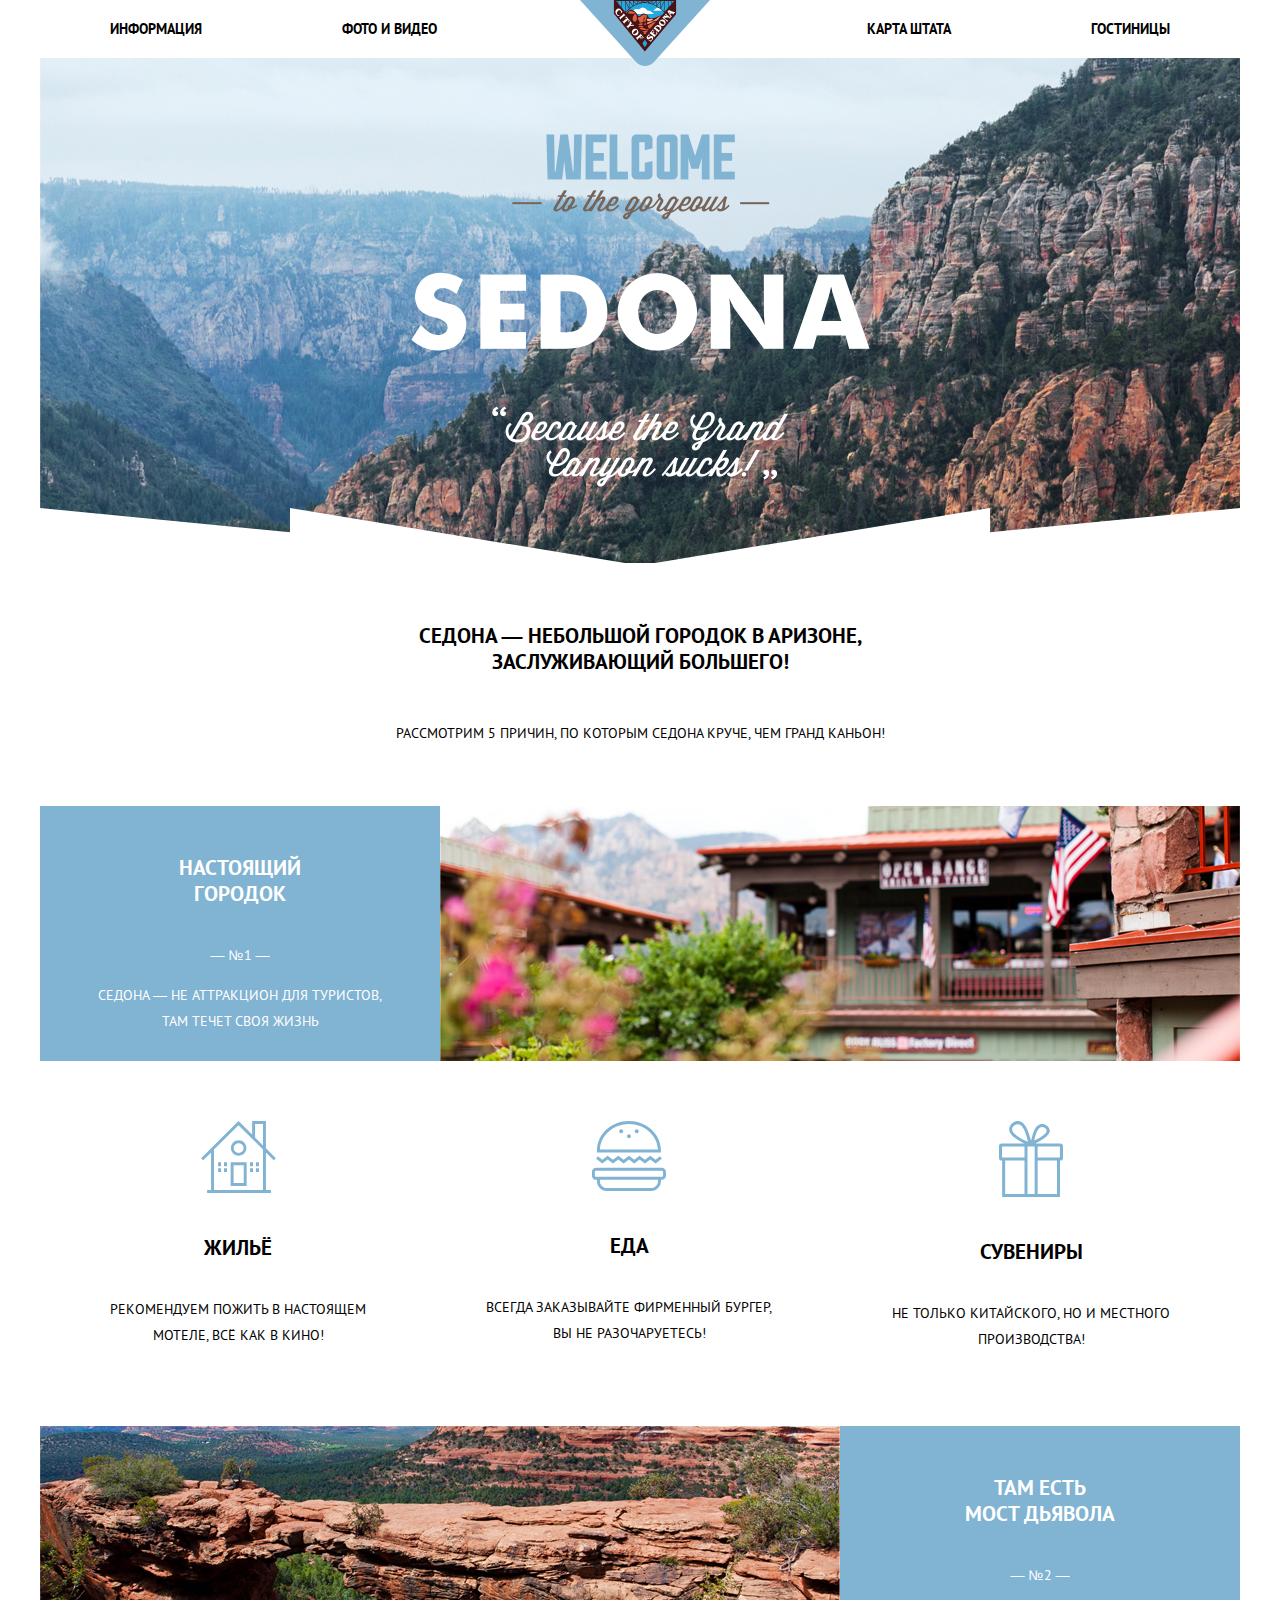
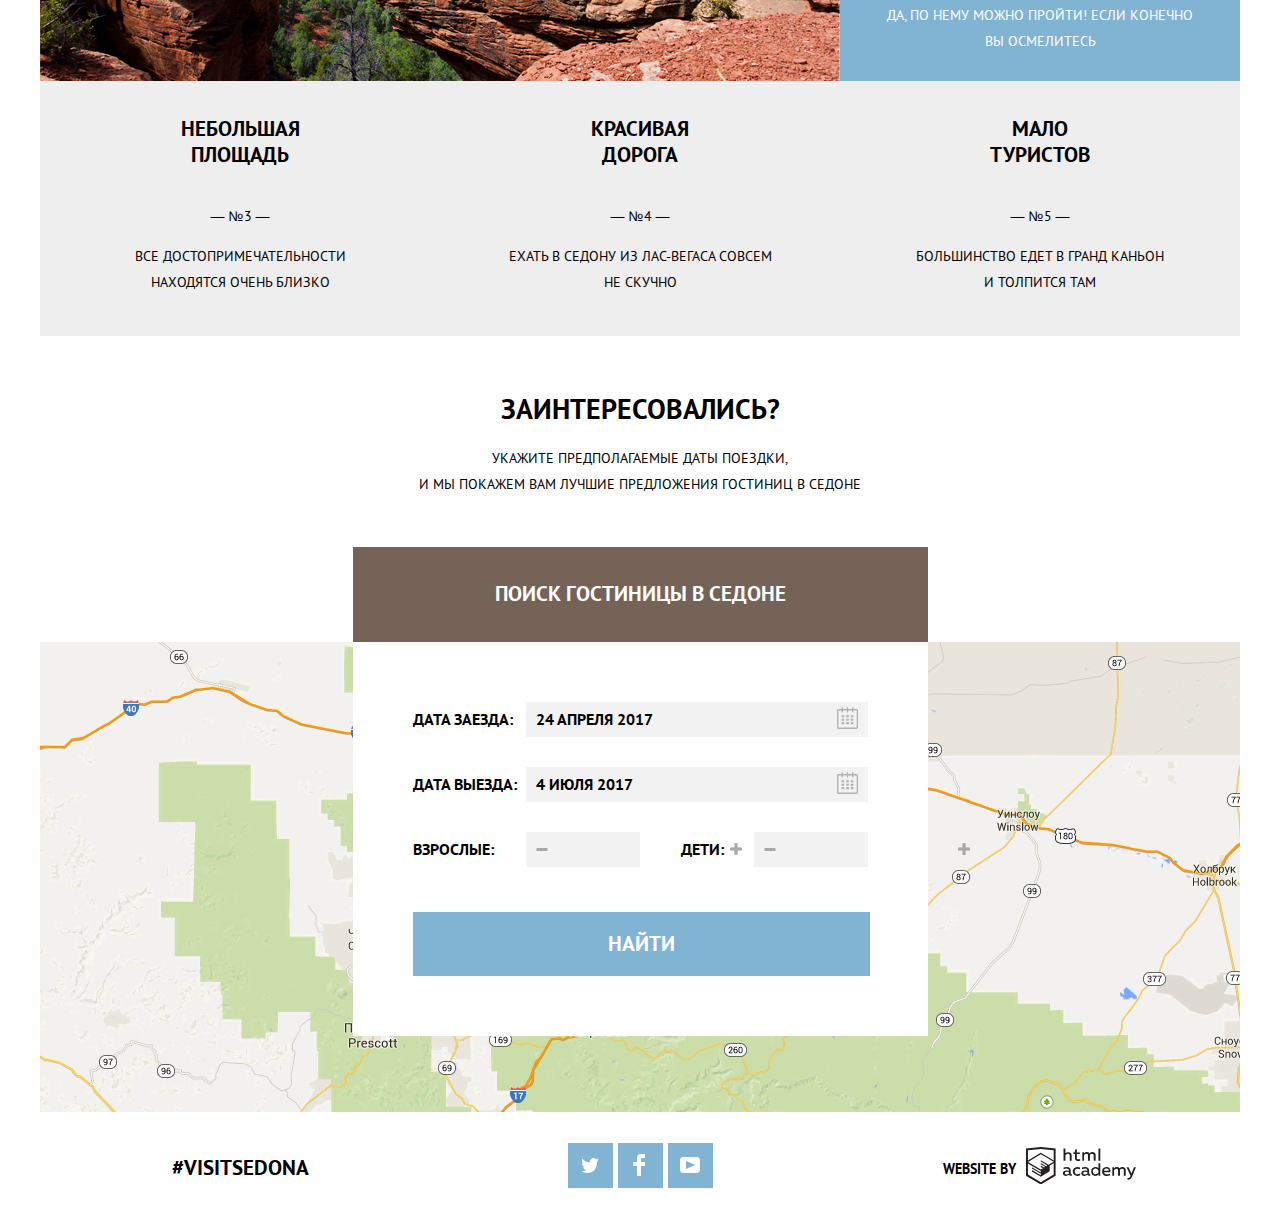
<file: index.html>
﻿<!DOCTYPE html>

<html lang="ru">
  <head>
    <meta charset="utf-8" />
    <link rel="stylesheet"
          href="normalize.css">
    <link rel="stylesheet"
          href="style.css">
    <title>Sedona</title>
  </head>
  <body>
    <header>
      <div class="container">
        <img class="header-logo"
             src="img/logo-sedona.svg"
             alt="logo"
             width="130"
             height="70">
        <nav class="menu">
          <ul>
            <li class="list-menu"><a href="#">ИНФОРМАЦИЯ</a></li>
            <li class="list-menu"><a href="#">ФОТО И ВИДЕО</a></li>
            <li class="list-menu"><a href="#">КАРТА ШТАТА</a></li>
            <li class="list-menu"><a href="hotels.html">ГОСТИНИЦЫ</a></li>
          </ul>
        </nav>

      </div>
    </header>


    <main>
      <div class="mainbackground container"></div>
      <h1 class="intro container">Седона — небольшой городок в Аризоне,<br> заслуживающий большего!</h1>
      <p class="reasons">Рассмотрим 5 причин, по которым Седона круче, чем гранд каньон!</p>
      <ul class="list container">
        <li class="white left">

          <div class="text-list">
          
            <h5>Настоящий <br>городок</h5><span>— №1 —</span>

            <p>Седона — не аттракцион для туристов,<br>там течет своя жизнь</p>
          </div>
          <div class="city"></div>
        </li>

        <li>
          <ul class="slist">
            <li>
              <img src="img/icon-1.svg"
                   alt="home">
              <h5>Жильё</h5>
              <p>Рекомендуем пожить в настоящем <br>мотеле, всё как в кино!</p>
            </li>
            <li>
              <img src="img/icon-3.svg"
                   alt="food">
              <h5>Еда</h5>
              <p>Всегда заказывайте фирменный бургер,<br> вы не разочаруетесь!</p>
            </li>
            <li>
              <img src="img/icon-2.svg"
                   alt="souvenirs">
              <h5>Сувениры</h5>
              <p>Не только китайского, но и местного <br>производства!</p>
            </li>
          </ul>
        </li>

        <li class="white right">
          <div class="bridge"></div>
          <div class="text-list">
            <h5>Там есть<br> Мост дьявола</h5> <span>— №2 —</span>
            <p>Да, по нему можно пройти! Если конечно<br> вы осмелитесь</p>
          </div>

        </li>
        <li>
          <ul class="last">
            <li class="grey">
              <div class="text-list">
                <h5>Небольшая <br>площадь</h5><span> — №3 —</span>
                <p>Все достопримечательности <br>находятся очень близко</p>
              </div>
            </li>
            <li class="grey">
              <div class="text-list">
                <h5>Красивая<br> дорога</h5><span> — №4 — </span>
                <p>Ехать в Седону из Лас-Вегаса совсем<br> не скучно</p>
              </div>
            </li>
            <li class="grey">
              <div class="text-list">
                <h5>Мало<br>туристов</h5><span> — №5 —</span>
                <p>Большинство едет в гранд каньон<br> и толпится там</p>
              </div>
            </li>
          </ul>
        </li>
      </ul>
      <div class="outro container">
        <h2>ЗАИНТЕРЕСОВАЛИСЬ?</h2>
        <p>Укажите предполагаемые даты поездки,<br> и мы покажем вам лучшие предложения гостиниц в Седоне</p>
      </div>
      <div class="container">
        <div class="form-search">
          <button type="button"
                  class="hotelsearch">ПОИСК ГОСТИНИЦЫ В СЕДОНЕ</button>

          <form action="https://echo.htmlacademy.ru"
                method="get"
                class="form-sedona">


            <ul class="search">
              <li>
                <div class="input-date">
                  <label for="arrdate">Дата заезда:</label>
                  <div class="input-wrap">
                    <input type="text"
                           id="arrdate"
                           name="arr"
                           value="24 АПРЕЛЯ 2017">
                    <button type="button">
                      Отрыть календарь
                      <svg xmlns="http://www.w3.org/2000/svg"
                           width="21"
                           height="22"
                           viewBox="0 0 21 22">
                        <path d="M19.251 2.025h-2.845V.648c0-.381-.294-.689-.656-.689-.363 0-.656.308-.656.689v1.377h-3.938V.648c0-.381-.294-.689-.655-.689-.363 0-.657.308-.657.689v1.377H5.906V.648c0-.381-.294-.689-.656-.689-.363 0-.657.308-.657.689v1.377H1.75C.784 2.025 0 2.847 0 3.862v16.302C0 21.179.784 22 1.75 22h17.501c.966 0 1.749-.821 1.749-1.836V3.862c0-1.015-.783-1.837-1.749-1.837zm.437 18.139a.448.448 0 0 1-.437.459H1.75a.45.45 0 0 1-.438-.459V3.862a.45.45 0 0 1 .438-.459h2.844v1.378c0 .381.294.689.657.689.362 0 .656-.308.656-.689V3.403h3.938v1.378c0 .381.294.689.657.689.361 0 .655-.308.655-.689V3.403h3.938v1.378c0 .381.293.689.656.689.362 0 .656-.308.656-.689V3.403h2.845c.241 0 .437.206.437.459v16.302z" />
                        <path d="M4.594 8.225h2.625v2.066H4.594zM4.594 11.668h2.625v2.067H4.594zM4.594 15.112h2.625v2.066H4.594zM9.188 15.112h2.625v2.066H9.188zM9.188 11.668h2.625v2.067H9.188zM9.188 8.225h2.625v2.066H9.188zM13.781 15.112h2.625v2.066h-2.625zM13.781 11.668h2.625v2.067h-2.625zM13.781 8.225h2.625v2.066h-2.625z" /></svg>
                    </button>
                  </div>


                </div>
              </li>
              <li>
                <div class="input-date">
                  <label for="depdate">ДАТА ВЫЕЗДА:</label>
                  <div class="input-wrap">
                    <input type="text"
                           id="depdate"
                           name="dep"
                           value="4 ИЮЛЯ 2017">
                    <button type="button">
                      Отрыть календарь
                      <svg xmlns="http://www.w3.org/2000/svg"
                           width="21"
                           height="22"
                           viewBox="0 0 21 22">
                        <path d="M19.251 2.025h-2.845V.648c0-.381-.294-.689-.656-.689-.363 0-.656.308-.656.689v1.377h-3.938V.648c0-.381-.294-.689-.655-.689-.363 0-.657.308-.657.689v1.377H5.906V.648c0-.381-.294-.689-.656-.689-.363 0-.657.308-.657.689v1.377H1.75C.784 2.025 0 2.847 0 3.862v16.302C0 21.179.784 22 1.75 22h17.501c.966 0 1.749-.821 1.749-1.836V3.862c0-1.015-.783-1.837-1.749-1.837zm.437 18.139a.448.448 0 0 1-.437.459H1.75a.45.45 0 0 1-.438-.459V3.862a.45.45 0 0 1 .438-.459h2.844v1.378c0 .381.294.689.657.689.362 0 .656-.308.656-.689V3.403h3.938v1.378c0 .381.294.689.657.689.361 0 .655-.308.655-.689V3.403h3.938v1.378c0 .381.293.689.656.689.362 0 .656-.308.656-.689V3.403h2.845c.241 0 .437.206.437.459v16.302z" />
                        <path d="M4.594 8.225h2.625v2.066H4.594zM4.594 11.668h2.625v2.067H4.594zM4.594 15.112h2.625v2.066H4.594zM9.188 15.112h2.625v2.066H9.188zM9.188 11.668h2.625v2.067H9.188zM9.188 8.225h2.625v2.066H9.188zM13.781 15.112h2.625v2.066h-2.625zM13.781 11.668h2.625v2.067h-2.625zM13.781 8.225h2.625v2.066h-2.625z" /></svg>
                    </button>
                  </div>


                </div>
              </li>
              <li>
                <div class="input-people">
                  <div class="half-width">
                    <label for="adults">ВЗРОСЛЫЕ:</label>
                    <div class="input-wrap-p">
                      <button type="button"
                              class="minus">-</button>
                      <input type="number"
                             id="adults"
                             min="0"
                             name="adults">
                      <button type="button"
                              class="plus">+</button>
                    </div>
                  </div>
                  <div class="half-width"><label class="kid"
                           for="kids">ДЕТИ:</label>
                    <div class="input-wrap-p">
                      <button type="button"
                              class="minus">-</button>
                      <input type="number"
                             id="kids"
                             min="0"
                             name="kids">
                      <button type="button"
                              class="plus">+</button>
                    </div>
                  </div>
                </div>
              </li>
              <li>
                <div class="button-wrap">
                  <button type="submit"
                          class="find">НАЙТИ</button>
                </div>
              </li>
            </ul>

          </form>
        </div>
      </div>
      <div class="map container"></div>
    </main>
    <footer class="container">
      <div class="third">
        <a href="#">#visitSEDONA</a>
      </div>
      <ul class="soc third">
        <li class="soc-list"><a class="twitter"
             href="https://www.twitter.com"
             id="vk"
             target="_blank"><svg xmlns="http://www.w3.org/2000/svg"
                 xmlns:xlink="http://www.w3.org/1999/xlink"
                 width="17"
                 height="15"
                 viewBox="0 0 17 15">
              <path fill="#FFF"
                    d="M10.95.144c1.685-.496 2.984.27 3.577 1.179.673-.231 1.331-.481 2.011-.708a2.345 2.345 0 0 1-.857 1.768c.685.17 1.304-.491 1.304-.491-.169 1-1.006 1.788-1.563 2.024-.231 6.75-3.175 11.217-10.077 11.082h-.446c-.41 0-4.164-.46-4.898-1.887 2.271.196 3.893-.422 4.693-1.177-.96-.3-2.679-.477-2.979-2.95.349.106.564.228 1.19.119C1.705 8.247.374 7.53.448 5.33c.285.328 1.067.536 1.34.472C1.085 5.561-.182 2.442.894.85c1.818 1.854 3.735 3.606 7.152 3.773C8.254 2.33 9.183.793 10.95.144z" /></svg>

          </a></li>
        <li class="soc-list"><a class="facebook"
             href="https://www.facebook.com"
             target="_blank"
             id="fb"><svg xmlns="http://www.w3.org/2000/svg"
                 width="12"
                 height="22"
                 viewBox="0 0 12 22">
              <path fill="#FFF"
                    d="M12 4V0H8a4 4 0 0 0-4 4v4H0v4h4v10h4V12h4V8H8V4h4z" /></svg></a></li>
        <li class="soc-list"><a class="youtube"
             href="https://www.youtube.com"
             id="yt"
             target="_blank"><svg xmlns="http://www.w3.org/2000/svg"
                 xmlns:xlink="http://www.w3.org/1999/xlink"
                 width="20"
                 height="16"
                 viewBox="0 0 20 16">
              <path fill="#FFF"
                    d="M17 0H3C1.35 0 0 1.35 0 3v10c0 1.65 1.35 3 3 3h14c1.65 0 3-1.35 3-3V3c0-1.65-1.35-3-3-3zM6.027 11.998V4.002L15.014 8l-8.987 3.998z" /></svg>
          </a></li>
      </ul>

      <div class="ref third"><span>Website by</span>
        <a class="logo-html"
           href="
           https://htmlacademy.ru">
          <svg id="Layer_1"
               data-name="Layer 1"
               xmlns="http://www.w3.org/2000/svg"
               viewBox="0 0 108.08 36.85"
               width="110">

            <path d="M44.61,26.88a2,2,0,0,0,.55-0.1v1.33a3.25,3.25,0,0,1-1.18.21,1.67,1.67,0,0,1-1.67-1,4.84,4.84,0,0,1-3.14,1.08c-1.51,0-2.91-.83-2.91-2.55,0-2.13,2-2.79,3.71-2.79a11.08,11.08,0,0,1,2.17.25v-0.3c0-1-.76-1.77-2.19-1.77a7.42,7.42,0,0,0-3,.64v-1.7a10.21,10.21,0,0,1,3.19-.55c2.36,0,3.81,1.12,3.81,3.65v3a0.54,0.54,0,0,0,.49.59h0.17Zm-6.44-1.13A1.35,1.35,0,0,0,39.63,27h0.11a3.39,3.39,0,0,0,2.41-1V24.58a9.72,9.72,0,0,0-1.81-.21c-1,0-2.16.33-2.16,1.38h0Zm12.36-6.11a5,5,0,0,1,2.57.64V22a4.08,4.08,0,0,0-2.3-.7,2.75,2.75,0,1,0,0,5.49,5,5,0,0,0,2.43-.64v1.71a6.27,6.27,0,0,1-2.76.57A4.21,4.21,0,0,1,46,24.51q0-.21,0-0.41a4.32,4.32,0,0,1,4.18-4.46h0.38Zm12.17,7.24a2,2,0,0,0,.55-0.1v1.33a3.25,3.25,0,0,1-1.18.21,1.67,1.67,0,0,1-1.67-1,4.84,4.84,0,0,1-3.14,1.08c-1.51,0-2.91-.83-2.91-2.55,0-2.13,2-2.79,3.71-2.79a11.08,11.08,0,0,1,2.17.25v-0.3c0-1-.76-1.77-2.19-1.77a7.42,7.42,0,0,0-3,.64v-1.7a10.21,10.21,0,0,1,3.19-.55c2.36,0,3.81,1.12,3.81,3.65v3a0.54,0.54,0,0,0,.49.59h0.17Zm-6.44-1.13A1.35,1.35,0,0,0,57.73,27h0.11a3.39,3.39,0,0,0,2.41-1V24.58a9.72,9.72,0,0,0-1.81-.21c-1.06,0-2.16.33-2.16,1.38h0ZM73,16V28.2H71.35V26.88a3.88,3.88,0,0,1-3.19,1.54,4.4,4.4,0,0,1,0-8.78,3.81,3.81,0,0,1,3,1.3V16H73Zm-4.53,5.22a2.76,2.76,0,1,0,0,5.52A2.86,2.86,0,0,0,71.15,25V23A2.91,2.91,0,0,0,68.49,21.27ZM79,19.64c3.31,0,4.46,2.68,3.92,5.09H76.7c0.21,1.5,1.67,2.11,3.19,2.11a6.11,6.11,0,0,0,2.64-.59v1.6a7.14,7.14,0,0,1-3,.57C77,28.42,74.78,27,74.78,24a4.18,4.18,0,0,1,4-4.39H79Zm0.09,1.54a2.28,2.28,0,0,0-2.44,2.1v0.06H81.3A2,2,0,0,0,79.13,21.18Zm5.73,7V19.87h1.65v1a3.81,3.81,0,0,1,2.78-1.27A2.86,2.86,0,0,1,91.89,21a4.12,4.12,0,0,1,2.91-1.33A3.06,3.06,0,0,1,98,23V28.2h-1.9V23.05a1.59,1.59,0,0,0-1.42-1.75H94.42a2.8,2.8,0,0,0-2.07,1.12V28.2h-1.9V23.05A1.59,1.59,0,0,0,89,21.31H88.8a3,3,0,0,0-2.21,1.29v5.63H84.86Zm21.31-8.33h1.9l-3.91,9.46c-0.9,2.17-2.09,2.86-3.35,2.86a4.76,4.76,0,0,1-1.1-.14V30.46a2.86,2.86,0,0,0,.85.12c0.9,0,1.58-.64,2.07-1.9l0.17-.42-4-8.4h2l2.86,6.29ZM38.73,1.46V6.22a3.81,3.81,0,0,1,2.7-1.14,3.25,3.25,0,0,1,3.44,3.4v5.15H43V8.72a1.81,1.81,0,0,0-1.61-2h-0.3a2.93,2.93,0,0,0-2.32,1.39v5.52h-1.9V1.46h1.9ZM49.94,2.31v3h3V6.91h-3v3.81c0,1.1.5,1.46,1.58,1.46a4.49,4.49,0,0,0,1.69-.33v1.6A6.8,6.8,0,0,1,51,13.8a2.55,2.55,0,0,1-2.86-2.74V6.89H46.58V5.26h1.5V2.74Zm5.4,11.31V5.28H57v1A3.81,3.81,0,0,1,59.77,5a2.86,2.86,0,0,1,2.6,1.33A4.12,4.12,0,0,1,65.28,5,3.06,3.06,0,0,1,68.44,8.4v5.21h-1.9V8.46a1.59,1.59,0,0,0-1.42-1.75H64.89a2.8,2.8,0,0,0-2.07,1.12v5.78h-1.9V8.46A1.59,1.59,0,0,0,59.5,6.71H59.27A3,3,0,0,0,57.06,8v5.63H55.34ZM71.17,1.45H73V13.6H71.17V1.45ZM14.71,0H14.55L0,1.54V28.21l14.55,8.66,14.55-8.66V1.54Zm12.5,27.1L14.55,34.64,1.9,27.12V16.18l12.59,7.5V25L5.86,19.9v1.31l8.68,5.21v1.39L5.87,22.65V24l8.68,5.21,8.75-5.24V18.31L27.2,16V27.12Zm0-12.53-3.48,2-1.6,1L14.51,13v1.31L21,18.23H21l-0.14.09-1,.54-5.37-3.2V17l4.24,2.52-1,.67-3.2-1.9v1.31l2.1,1.24L14.5,22.1,2,14.65,14.51,7.11Zm0-1.32L14.49,5.76,1.91,13.25v-10L14.56,1.92,27.21,3.25v10h0Z"
                  transform="translate(0 -0.02)"
                  fill="#231f20" />
          </svg>

        </a>
      </div>

    </footer>
  </body>
</html>
</file>
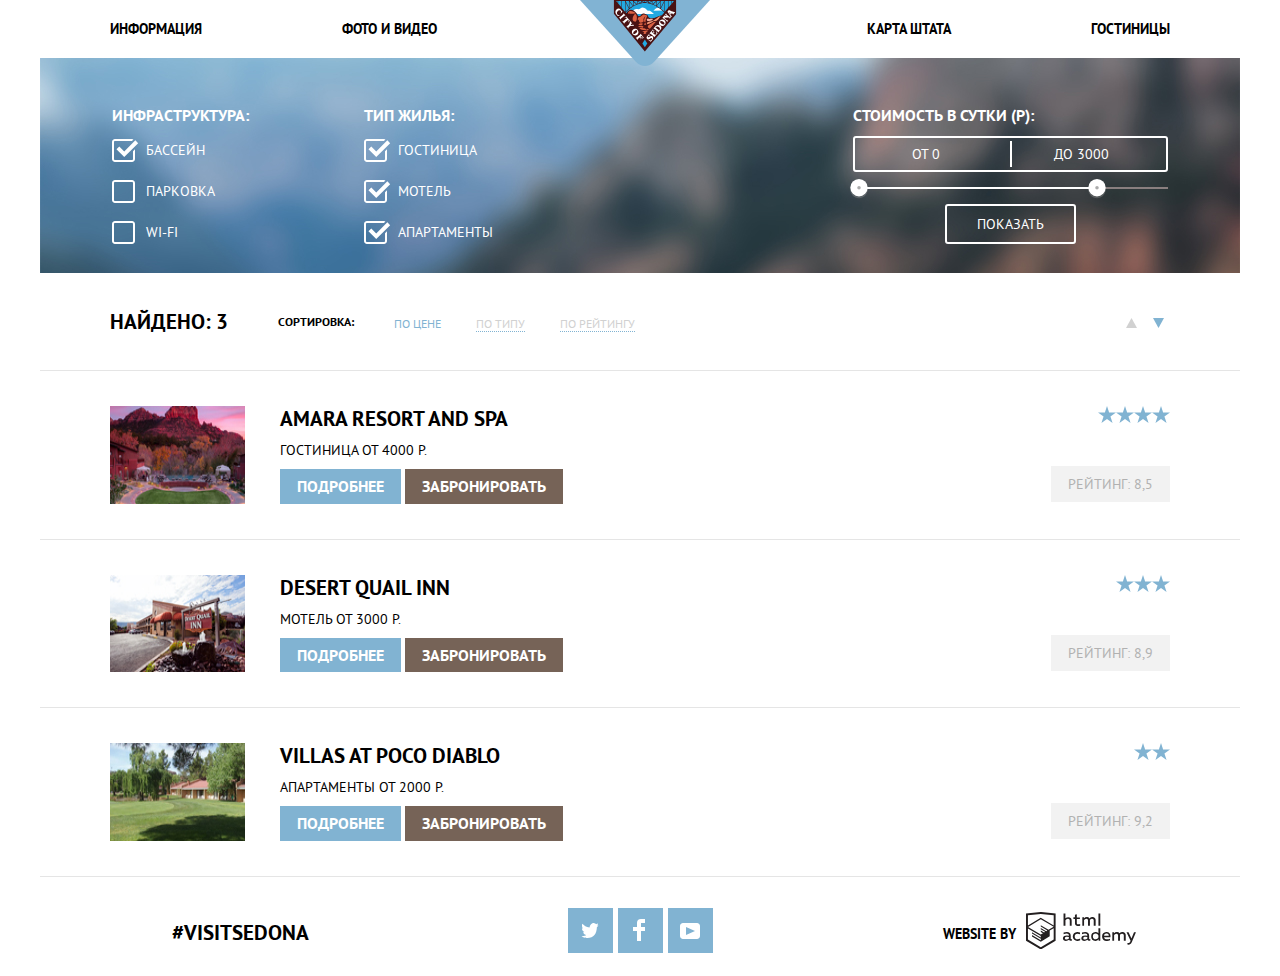
<file: hotels.html>
<!DOCTYPE html>

<html lang="ru">
  <head>
    <meta charset="utf-8" />
    <link rel="stylesheet"
          href="normalize.css">
    <link rel="stylesheet"
          href="style.css">
    <title>Sedona</title>
  </head>
  <body>
    <header>
      <div class="container">
        <a href="index.html">
          <img class="header-logo"
               src="img/logo-sedona.svg"
               alt="logo"
               width="130"
               height="70">
        </a>
        <nav class="menu">
          <ul>
            <li class="list-menu"><a href="#">ИНФОРМАЦИЯ</a></li>
            <li class="list-menu"><a href="#">ФОТО И ВИДЕО</a></li>
            <li class="list-menu"><a href="#">КАРТА ШТАТА</a></li>
            <li class="list-menu"><a href="#">ГОСТИНИЦЫ</a></li>
          </ul>
        </nav>

      </div>
    </header>
    <main class="container">
      <form action="https://echo.htmlacademy.ru"
            method="get"
            class="parameters">
        <div class="infrstr">
          <h4>ИНФРАСТРУКТУРА:</h4>
          <div>
            <label class="check"><input class="checkb"
                     type="checkbox"
                     id="pool"
                     checked
                     name="pool"><span></span></label>
            <label for="pool">БАССЕЙН</label> <br>
          </div>
          <div>
            <label class="check"><input class="checkb"
                     type="checkbox"
                     id="parking"
                     name="parking"><span></span></label>
            <label for="parking">ПАРКОВКА</label></div>
          <label class="check"><input class="checkb"
                   type="checkbox"
                   id="wifi"
                   name="wifi"><span></span></label>
          <label for="wifi">WI-FI</label>
        </div>
        <div class="type-app">
          <h4>ТИП ЖИЛЬЯ:</h4>
          <div>
            <label class="check"><input class="checkb"
                     type="checkbox"
                     id="hotel"
                     checked
                     name="hotel"><span></span></label>
            <label for="hotel">ГОСТИНИЦА</label>
          </div>
          <div>
            <label class="check"><input class="checkb"
                     type="checkbox"
                     id="motel"
                     checked
                     name="motel"><span></span></label>
            <label for="motel">МОТЕЛЬ</label>
          </div>
          <div>
            <label class="check"><input class="checkb"
                     type="checkbox"
                     id="apartments"
                     checked
                     name="apartments"><span></span></label>
            <label for="apartments">АПАРТАМЕНТЫ</label>
          </div>
        </div>
        <div class="price">
          <h4>СТОИМОСТЬ В СУТКИ (P):</h4>
          <div class="range">
            <span class="min-r">от 0</span>
            <span class="max-r">до 3000</span>
          </div>
          <div class="whole-range">
            <div class="selected-range">
              <div class="filter-button">
                <button type="button"
                        class="left-range"></button>
              </div>
              <div class="filter-button"><button type="button"
                        class="right-range"></button></div>
            </div>
          </div>
          <div class="show-button">
            <input type="submit"
                   class="show"
                   value="ПОКАЗАТЬ">
          </div>
        </div>
      </form>
      <div class="type">
        <h5>НАЙДЕНО: 3</h5>
        <h6><b>СОРТИРОВКА:</b></h6>
        <div class="sort-button">
          <ul class="type-list">
            <li>
              <a class="active"
                 href="#">
                ПО ЦЕНЕ
              </a>
            </li>
            <li><a href="#">ПО ТИПУ</a></li>
            <li><a href="#">ПО РЕЙТИНГУ</a></li>
          </ul>
        </div>
        <div class="sorted">
          <button class="up"
                  type="button"><svg xmlns="http://www.w3.org/2000/svg"
                 width="11"
                 height="10"
                 viewBox="0 0 11 10">
              <path fill="#231F20"
                    d="M5.5 0L0 10h11z" /></svg>
          </button>
          <button class="down active"
                  type="button"><svg xmlns="http://www.w3.org/2000/svg"
                 width="11"
                 height="10"
                 viewBox="0 0 11 10">
              <path fill="#231F20"
                    d="M5.5 10L0 0h11" /></svg></button>
        </div>
      </div>

      <ul class="hotels">
        <li>
          <div class="description">
            <img src="img/amara.jpg"
                 alt="amara resort">
            <div class="desc">
              <h3>AMARA RESORT AND SPA</h3>
              <p>гостиница от 4000 P.</p>
              <button type="button"
                      class="more">ПОДРОБНЕЕ</button>
              <button class="book"
                      type="button">ЗАБРОНИРОВАТЬ</button>
            </div>
            <div class="rate">
              <div class="star">
                <img src="img/star.svg"
                     alt="">
                <img src="img/star.svg"
                     alt="">
                <img src="img/star.svg"
                     alt="">
                <img src="img/star.svg"
                     alt="">

              </div>
              <span class="rating">РЕЙТИНГ: 8,5</span>
            </div>

          </div>
        </li>
        <li>
          <div class="description">
            <img src="img/desert.jpg"
                 alt="desert quall">
            <div class="desc">
              <h3>DESERT QUAIL INN</h3>
              <p>МОТЕЛЬ ОТ 3000 Р.</p>
              <button type="button"
                      class="more">ПОДРОБНЕЕ</button>
              <button class="book"
                      type="button">ЗАБРОНИРОВАТЬ</button>
            </div>
            <div class="rate">
              <div class="star">
                <img src="img/star.svg"
                     alt="">
                <img src="img/star.svg"
                     alt="">
                <img src="img/star.svg"
                     alt="">

              </div>
              <span class="rating">РЕЙТИНГ: 8,9</span>
            </div>
          </div>


        </li>
        <li>
          <div class="description">
            <img src="img/villas.jpg"
                 alt="villas at poco diablo">
            <div class="desc">
              <h3>VILLAS AT POCO DIABLO</h3>
              <p>АПАРТАМЕНТЫ от 2000 P.</p>
              <button type="button"
                      class="more">ПОДРОБНЕЕ</button>
              <button class="book"
                      type="button">ЗАБРОНИРОВАТЬ</button>
            </div>
            <div class="rate">
              <div class="star">
                <img src="img/star.svg"
                     alt="">
                <img src="img/star.svg"
                     alt="">

              </div>
              <span class="rating">РЕЙТИНГ: 9,2</span>
            </div>

          </div>

        </li>
      </ul>

    </main>
    <footer class="container">
      <div class="third">
        <a href="#">#visitSEDONA</a>
      </div>
      <ul class="soc third">
        <li class="soc-list"><a class="twitter"
             href="https://www.twitter.com"
             id="vk"
             target="_blank"><svg xmlns="http://www.w3.org/2000/svg"
                 xmlns:xlink="http://www.w3.org/1999/xlink"
                 width="17"
                 height="15"
                 viewBox="0 0 17 15">
              <path fill="#FFF"
                    d="M10.95.144c1.685-.496 2.984.27 3.577 1.179.673-.231 1.331-.481 2.011-.708a2.345 2.345 0 0 1-.857 1.768c.685.17 1.304-.491 1.304-.491-.169 1-1.006 1.788-1.563 2.024-.231 6.75-3.175 11.217-10.077 11.082h-.446c-.41 0-4.164-.46-4.898-1.887 2.271.196 3.893-.422 4.693-1.177-.96-.3-2.679-.477-2.979-2.95.349.106.564.228 1.19.119C1.705 8.247.374 7.53.448 5.33c.285.328 1.067.536 1.34.472C1.085 5.561-.182 2.442.894.85c1.818 1.854 3.735 3.606 7.152 3.773C8.254 2.33 9.183.793 10.95.144z" /></svg>

          </a></li>
        <li class="soc-list"><a class="facebook"
             href="https://www.facebook.com"
             target="_blank"
             id="fb"><svg xmlns="http://www.w3.org/2000/svg"
                 width="12"
                 height="22"
                 viewBox="0 0 12 22">
              <path fill="#FFF"
                    d="M12 4V0H8a4 4 0 0 0-4 4v4H0v4h4v10h4V12h4V8H8V4h4z" /></svg></a></li>
        <li class="soc-list"><a class="youtube"
             href="https://www.youtube.com"
             id="yt"
             target="_blank"><svg xmlns="http://www.w3.org/2000/svg"
                 xmlns:xlink="http://www.w3.org/1999/xlink"
                 width="20"
                 height="16"
                 viewBox="0 0 20 16">
              <path fill="#FFF"
                    d="M17 0H3C1.35 0 0 1.35 0 3v10c0 1.65 1.35 3 3 3h14c1.65 0 3-1.35 3-3V3c0-1.65-1.35-3-3-3zM6.027 11.998V4.002L15.014 8l-8.987 3.998z" /></svg>
          </a></li>
      </ul>

      <div class="ref third"><span>Website by</span>
        <a class="logo-html"
           href="
           https://htmlacademy.ru">
          <svg id="Layer_1"
               data-name="Layer 1"
               xmlns="http://www.w3.org/2000/svg"
               viewBox="0 0 108.08 36.85"
               width="110">

            <path d="M44.61,26.88a2,2,0,0,0,.55-0.1v1.33a3.25,3.25,0,0,1-1.18.21,1.67,1.67,0,0,1-1.67-1,4.84,4.84,0,0,1-3.14,1.08c-1.51,0-2.91-.83-2.91-2.55,0-2.13,2-2.79,3.71-2.79a11.08,11.08,0,0,1,2.17.25v-0.3c0-1-.76-1.77-2.19-1.77a7.42,7.42,0,0,0-3,.64v-1.7a10.21,10.21,0,0,1,3.19-.55c2.36,0,3.81,1.12,3.81,3.65v3a0.54,0.54,0,0,0,.49.59h0.17Zm-6.44-1.13A1.35,1.35,0,0,0,39.63,27h0.11a3.39,3.39,0,0,0,2.41-1V24.58a9.72,9.72,0,0,0-1.81-.21c-1,0-2.16.33-2.16,1.38h0Zm12.36-6.11a5,5,0,0,1,2.57.64V22a4.08,4.08,0,0,0-2.3-.7,2.75,2.75,0,1,0,0,5.49,5,5,0,0,0,2.43-.64v1.71a6.27,6.27,0,0,1-2.76.57A4.21,4.21,0,0,1,46,24.51q0-.21,0-0.41a4.32,4.32,0,0,1,4.18-4.46h0.38Zm12.17,7.24a2,2,0,0,0,.55-0.1v1.33a3.25,3.25,0,0,1-1.18.21,1.67,1.67,0,0,1-1.67-1,4.84,4.84,0,0,1-3.14,1.08c-1.51,0-2.91-.83-2.91-2.55,0-2.13,2-2.79,3.71-2.79a11.08,11.08,0,0,1,2.17.25v-0.3c0-1-.76-1.77-2.19-1.77a7.42,7.42,0,0,0-3,.64v-1.7a10.21,10.21,0,0,1,3.19-.55c2.36,0,3.81,1.12,3.81,3.65v3a0.54,0.54,0,0,0,.49.59h0.17Zm-6.44-1.13A1.35,1.35,0,0,0,57.73,27h0.11a3.39,3.39,0,0,0,2.41-1V24.58a9.72,9.72,0,0,0-1.81-.21c-1.06,0-2.16.33-2.16,1.38h0ZM73,16V28.2H71.35V26.88a3.88,3.88,0,0,1-3.19,1.54,4.4,4.4,0,0,1,0-8.78,3.81,3.81,0,0,1,3,1.3V16H73Zm-4.53,5.22a2.76,2.76,0,1,0,0,5.52A2.86,2.86,0,0,0,71.15,25V23A2.91,2.91,0,0,0,68.49,21.27ZM79,19.64c3.31,0,4.46,2.68,3.92,5.09H76.7c0.21,1.5,1.67,2.11,3.19,2.11a6.11,6.11,0,0,0,2.64-.59v1.6a7.14,7.14,0,0,1-3,.57C77,28.42,74.78,27,74.78,24a4.18,4.18,0,0,1,4-4.39H79Zm0.09,1.54a2.28,2.28,0,0,0-2.44,2.1v0.06H81.3A2,2,0,0,0,79.13,21.18Zm5.73,7V19.87h1.65v1a3.81,3.81,0,0,1,2.78-1.27A2.86,2.86,0,0,1,91.89,21a4.12,4.12,0,0,1,2.91-1.33A3.06,3.06,0,0,1,98,23V28.2h-1.9V23.05a1.59,1.59,0,0,0-1.42-1.75H94.42a2.8,2.8,0,0,0-2.07,1.12V28.2h-1.9V23.05A1.59,1.59,0,0,0,89,21.31H88.8a3,3,0,0,0-2.21,1.29v5.63H84.86Zm21.31-8.33h1.9l-3.91,9.46c-0.9,2.17-2.09,2.86-3.35,2.86a4.76,4.76,0,0,1-1.1-.14V30.46a2.86,2.86,0,0,0,.85.12c0.9,0,1.58-.64,2.07-1.9l0.17-.42-4-8.4h2l2.86,6.29ZM38.73,1.46V6.22a3.81,3.81,0,0,1,2.7-1.14,3.25,3.25,0,0,1,3.44,3.4v5.15H43V8.72a1.81,1.81,0,0,0-1.61-2h-0.3a2.93,2.93,0,0,0-2.32,1.39v5.52h-1.9V1.46h1.9ZM49.94,2.31v3h3V6.91h-3v3.81c0,1.1.5,1.46,1.58,1.46a4.49,4.49,0,0,0,1.69-.33v1.6A6.8,6.8,0,0,1,51,13.8a2.55,2.55,0,0,1-2.86-2.74V6.89H46.58V5.26h1.5V2.74Zm5.4,11.31V5.28H57v1A3.81,3.81,0,0,1,59.77,5a2.86,2.86,0,0,1,2.6,1.33A4.12,4.12,0,0,1,65.28,5,3.06,3.06,0,0,1,68.44,8.4v5.21h-1.9V8.46a1.59,1.59,0,0,0-1.42-1.75H64.89a2.8,2.8,0,0,0-2.07,1.12v5.78h-1.9V8.46A1.59,1.59,0,0,0,59.5,6.71H59.27A3,3,0,0,0,57.06,8v5.63H55.34ZM71.17,1.45H73V13.6H71.17V1.45ZM14.71,0H14.55L0,1.54V28.21l14.55,8.66,14.55-8.66V1.54Zm12.5,27.1L14.55,34.64,1.9,27.12V16.18l12.59,7.5V25L5.86,19.9v1.31l8.68,5.21v1.39L5.87,22.65V24l8.68,5.21,8.75-5.24V18.31L27.2,16V27.12Zm0-12.53-3.48,2-1.6,1L14.51,13v1.31L21,18.23H21l-0.14.09-1,.54-5.37-3.2V17l4.24,2.52-1,.67-3.2-1.9v1.31l2.1,1.24L14.5,22.1,2,14.65,14.51,7.11Zm0-1.32L14.49,5.76,1.91,13.25v-10L14.56,1.92,27.21,3.25v10h0Z"
                  transform="translate(0 -0.02)"
                  fill="#231f20" />
          </svg>

        </a>
      </div>

    </footer>
  </body>
</html>
</file>
<file: style.css>
@font-face {
  font-family: 'PT Sans';
  src: url('fonts/ptsans.woff') format('woff'),
    url('fonts/ptsans.woff2') format('woff2');
  font-weight: normal;
}

@font-face {
  font-family: 'PT Sans';
  src: url('fonts/ptsansbold.woff') format('woff'),
    url('fonts/ptsansbold.woff2') format('woff2');
  font-weight: bold;
}
html {
  box-sizing: border-box;
}
*,
*:before,
*:after {
  box-sizing: inherit;
}
body {
  font-family: 'PT Sans', sans-serif;
  text-transform: uppercase;

  line-height: 26px;
  min-width: 1220px;
}
header .container {
  position: relative;
}
.button-wrap {
  padding-top: 15px;
}
.container {
  width: 1200px;
  margin-top: 0;
  margin-bottom: 0;
  margin-right: auto;
  margin-left: auto;
}
.list-menu {
  padding: 16px 70px;
  margin-left: 0;
}
.list-menu:nth-child(2) {
  margin-right: auto;
}
.menu ul {
  display: flex;
  flex-direction: row;
  justify-content: space-between;
  font-size: 14px;
  font-weight: 600;
  letter-spacing: 0;
  margin: 0;
}

.menu {
  padding: 0;
  margin: 0;
  margin-left: 0;
}

.sorted {
  margin-left: auto;
  margin-right: 70px;
}
.header-logo {
  top: -2px;
  left: 45%;
  position: absolute;
  display: flex;
  align-self: center;
}
.menu a {
  color: black;
  text-decoration: none;
}
.intro {
  font-size: 21px;
  text-align: center;
  margin-top: 60px;
}
.reasons {
  font-size: 14px;
  text-align: center;
  margin-top: 45px;
}
.list {
  text-align: center;
  margin-top: 60px;
}
.list .white {
  background-color: rgb(129, 179, 210);

  height: 255px;

  color: white;
}
.last {
  display: flex;

  justify-content: space-around;
}
.grey {
  background-color: rgb(238, 238, 238);
  width: 400px;
  height: 255px;
}
.list h5 {
  font-size: 21px;

  font-weight: 600;
}
.list span,
.list p {
  font-size: 14px;
}
.slist {
  color: black;
  display: flex;
  margin-top: 60px;
  justify-content: space-around;
  padding-left: 10px;
  padding-right: 10px;
}
.right {
  margin-top: 60px;
}
li {
  list-style-type: none;
}
ul {
  padding: 0;
}
.outro {
  text-align: center;
  margin-top: 60px;
}
.outro h2 {
  font-size: 28px;
}
.outro p {
  font-size: 14px;
}
.hotelsearch {
  background-color: rgb(118, 99, 87);
  color: white;
  font-size: 21px;
  font-weight: bold;
  text-align: center;
  padding: 35px 35px;
  border: none;
  margin-top: 50px;
  display: block;
  width: 100%;
}
.hotelsearch:hover {
  background-color: #604e43;
}
.hotelsearch:active {
  background-color: #503e33;
  color: #695950;
}
.form-search {
  width: 575px;
  margin: 0 auto;
  position: relative;
}

.search {
  /* display: flex; */
  /* flex-direction: column; */
  /* justify-content: space-around; */
  padding: 60px;
  background-color: white;
  margin: 0;
  align-items: center;
  /* height: 395px; */
}
.input-wrap input:hover {
  background-color: #ebebeb;
}
.input-wrap input:focus {
  background-color: white;
  border: 2px solid #e5e5e5;

  outline: none;
}
.input-date,
.input-people {
  display: flex;
  align-items: center;
  margin-bottom: 30px;
}
.input-wrap-p {
  position: relative;
}

.input-wrap-p button {
  font-size: 0;
  position: absolute;
  width: 12px;
  height: 12px;
  border: 0;
}
.minus {
  background: url('img/minus.png') no-repeat;
  margin-left: 10px;
  transform: translateY(-50%);
  top: 50%;
  background-position: center center;
  background-size: contain;
}
.plus {
  background: url('img/plus.png') no-repeat;
  transform: translateY(-50%);
  top: 50%;
  margin-left: 90px;
  background-position: center center;
  background-size: contain;
}
.input-date label {
  width: 25%;
  padding-right: 5px;
}
.input-people input {
  text-align: center;
}

.input-wrap {
  position: relative;
  width: 75%;
}
.kid {
  text-align: right;
  padding-right: 30px;
}
.input-people {
  display: flex;
}
.input-people input {
  width: 100%;
}
.half-width label,
.input-wrap-p {
  width: 50%;
}
.half-width {
  width: 50%;
  display: flex;
  align-items: center;
}

.input-wrap input {
  width: 100%;
  padding-right: 40px;
  padding-left: 10px;
}

.input-wrap button {
  position: absolute;

  right: 10px;

  font-size: 0;
  transform: translateY(-50%);
  top: 47%;
  padding: 0;
  background-color: transparent;

  border: 0;
  fill: #b1b1b1;
}
.input-wrap button:hover {
  fill: black;
}
.input-wrap button:active {
  fill: #81b3d2;
}
button {
  border: none;
}
button:focus {
  outline: none;
}
.find:hover {
  background-color: #669ec0;
}
.find:active {
  background-color: #5496bd;
  color: #88b6d1;
}
.input-date input,
.input-people input {
  /* width: 345px; */
  height: 35px;
  background-color: #f2f2f2;
  border: none;
  font-weight: bold;
}

/* .input-people input {
  width: 110px;
  height: 35px;
  margin-right: 40px;
  background-color: #f2f2f2;
  border: none;
  text-align: center;
  font-weight: bold;
} */
.form-sedona {
  position: absolute;
  width: 100%;
}
.line ul {
  display: flex;
  flex-direction: row;
}

.search label {
  font-weight: bold;
  /* padding-right: 22px; */
}

.find {
  background-color: rgb(129, 179, 210);
  color: white;
  font-size: 21px;
  font-weight: bold;
  border: none;
  padding: 20px 195px;
  align-self: center;
}
.hotels h3 {
  font-size: 21px;
  margin: 0;
}
div.desc {
  padding-left: 35px;
}
.hotels p {
  font-size: 14px;
  line-height: 21px;
}
.type a {
  color: #d1d1d1;
  text-decoration: none;
  font-size: 12px;
  line-height: 18px;
}

.type a:hover {
  color: #81b3d2;
}
.type .active {
  color: #81b3d2;
  border: 0;
}
.type a:active {
  color: black;
  border: 0;
}
.parameters {
  background-image: url('img/filterback.jpg');
  color: white;
  font-size: 14px;
  background-repeat: no-repeat;

  height: 215px;
  letter-spacing: 0;
  padding: 26px 72px;
}
.parameters div {
  display: block;
  margin-bottom: 15px;
}
.parameters label {
  vertical-align: middle;
  font-weight: normal;
  line-height: 21px;
}
h6 {
  padding-left: 50px;
  padding-right: 40px;
  font-size: 12px;
  font-weight: normal;
}
.infrstr {
  float: left;
  padding-right: 115px;
}
.type-app {
  float: left;
}
.price {
  float: right;
}
div .range {
  margin: 0;
  padding: 0;
  display: flex;
  justify-content: space-around;

  width: 315px;
}
.sort-button a {
  border-bottom: 1px dotted #81b3d2;
}
.range {
  position: relative;
  border: 2px solid white;
  border-radius: 3px;
}
.range::before {
  content: '';
  position: absolute;
  left: 50%;
  transform: translateX(-50%);
  top: 3px;
  bottom: 3px;
  width: 2px;
  background-color: white;
}
div .range {
  padding: 3px 0;
}
.check {
  width: 30px;
  height: 23px;
  padding-right: 20px;
  position: relative;
  display: inline-block;
}
.type-list a {
  margin-right: 35px;
}
.type-list li:last-child a {
  margin-right: 0;
}
.rate {
  margin-left: auto;
  margin-right: 70px;
}
.checkb + span {
  position: absolute;
  left: 0;
  top: 0;
  width: 100%;
  height: 100%;
  background: url('img/checkbox-off.svg') no-repeat;
}
.checkb:checked + span {
  background: url('img/checkbox-on.svg') no-repeat;
}
input[type='checkbox'] {
  display: none;
}
.parameters h4 {
  font-size: 16px;
  line-height: 21px;
  margin-bottom: 10px;
}

.parameters .show {
  background-color: transparent;
  color: white;
  padding: 10px 30px;
  border: 2px solid white;
  border-radius: 3px;
}
div.type {
  padding-left: 70px;
  width: 100%;
  display: flex;
  justify-content: flex-start;
  align-items: center;
  border-bottom: 1px solid #e5e5e5;
}
.type-list {
  display: flex;
  width: 100%;
}
div.show-button {
  display: flex;
  justify-content: center;
}
.type h5 {
  font-size: 21px;
}
footer a {
  font-size: 21px;
  text-decoration: none;
  color: black;
  font-weight: bold;
}

ul.hotels {
  padding: 0;
  margin: 0;
}
.menu a:hover {
  color: #81b3d2;
}
.menu a:focus {
  color: #d1d1d1;
}
.menu a:active {
  color: #ada19a;
}

.show:hover {
  background-color: white;
  color: black;
}

.hotels li .more {
  color: white;
  font-weight: bold;
  padding: 8px 17px;
  border: none;
  background-color: #81b3d2;
}
.hotels li .more:hover {
  background-color: #669ec0;
}
.hotels li .book:hover {
  background-color: #604e43;
}
.hotels li .book:active {
  background-color: #503e33;
  color: #695950;
}
.hotels li .more:active {
  background-color: #5496bd;
  color: #88b6d1;
}
.hotels li .book {
  background-color: rgb(118, 99, 87);
  border: none;
  color: white;
  font-weight: bold;
  padding: 8px 17px;
}
.soc {
  display: flex;
  flex-direction: row;
  justify-content: center;
  text-align: center;
}
.third {
  width: 33.3%;
  text-align: center;
}
.soc a {
  margin-right: 5px;
  display: inline-block;
  width: 45px;
  height: 45px;
  background-color: #81b3d2;
  position: relative;
}
.soc a:hover {
  background-color: #669ec0;
}
.soc a:active {
  background-color: #5496bd;
  fill: #88b6d1;
}
.soc-list:last-child a {
  margin-right: 0;
}
.soc a:active svg path {
  fill: #88b6d1;
}

.soc svg {
  position: absolute;
  transform: translateY(-50%);
  top: 34%;
  transform: translateX(-50%);
  left: 51%;
  background-color: transparent;
}
.facebook svg {
  top: 25%;
  left: 48%;
}
.youtube svg {
  top: 33%;
  left: 50%;
}
.facebook {
  background-position: 50% 50%;
  background-repeat: no-repeat;
}
.youtube {
  background-position: 50% 50%;
  background-repeat: no-repeat;
}
.mainbackground {
  background-image: url('img/welcome.png'), url('img/intro-mask.svg'),
    url('img/mainpic.jpg');
  height: 505px;
  background-size: auto, auto, cover;
  background-repeat: no-repeat;
  background-position: 50% 50%, 50% 101%, 0 21%;
}
footer {
  padding-top: 15px;
  display: flex;
  flex-direction: row;
  justify-content: center;
  align-items: center;
}
.ref {
  display: flex;
  align-items: center;
  font-size: 14px;
  font-weight: bold;
  justify-content: center;
}
.city {
  background-image: url('img/city.jpg');
  background-size: cover;
  width: 800px;
  background-repeat: no-repeat;
}
.description {
  display: flex;
  padding-left: 70px;
  padding-bottom: 35px;
  padding-top: 35px;
  border-bottom: 1px solid #e5e5e5;
}
.desc p {
  margin: 8px 0;
}
.left {
  display: flex;
  width: auto;
  float: none;
}
.ref span {
  margin-right: 10px;
}
.bridge {
  background-image: url('img/bridge.jpg');
  width: 800px;

  background-repeat: no-repeat;
  background-size: cover;
}
.right {
  display: flex;
  width: auto;
  float: none;
}
.map {
  background-image: url('img/map.jpg');

  height: 470px;
  background-repeat: no-repeat;
}
.star img {
  float: right;
}
.rating {
  color: #b1b1b1;
  background-color: #f2f2f2;
  padding: 5px 17px;
  display: block;
  margin-top: 60px;
  font-size: 14px;
  white-space: nowrap;
}
.logo-html:hover svg path {
  fill: #88b6d1;
}
.logo-html:active svg path {
  fill: #d1d1d1;
}
.desc h3:hover {
  color: #88b6d1;
}
.desc h3:active {
  color: #d1d1d1;
}
.up,
.down {
  background-color: transparent;
  border-color: transparent;
}
.up svg path,
.down svg path {
  fill: #d1d1d1;
}
.up:hover svg path,
.down:hover svg path {
  fill: black;
}
.up:active svg path,
.down:active svg path {
  fill: #81b3d2;
}
.active svg path {
  fill: #81b3d2;
}
.text-list {
  display: flex;
  flex: 1;
  flex-direction: column;
  justify-content: center;
  padding-left: 20px;
  padding-right: 20px;
}

/*  */
.form-group {
  display: flex;
}

.form-control {
  width: 50%;
  display: flex;
}

.form-control input {
  width: auto;
}
.whole-range {
  width: 315px;
  background-color: #897f7f;
  height: 2px;
}
.selected-range {
  height: 2px;
  background-color: white;
  width: 75%;
}
.filter-button {
  position: relative;
}
.left-range,
.right-range {
  position: absolute;
  border: none;
  background: url('img/filter-button.svg') no-repeat;
  background-size: 100% 100%;
  background-position: center center;
  width: 20px;
  height: 20px;
  transform: translateY(-40%);

  left: -4px;
}
.right-range {
  left: 99%;
}
</file>
